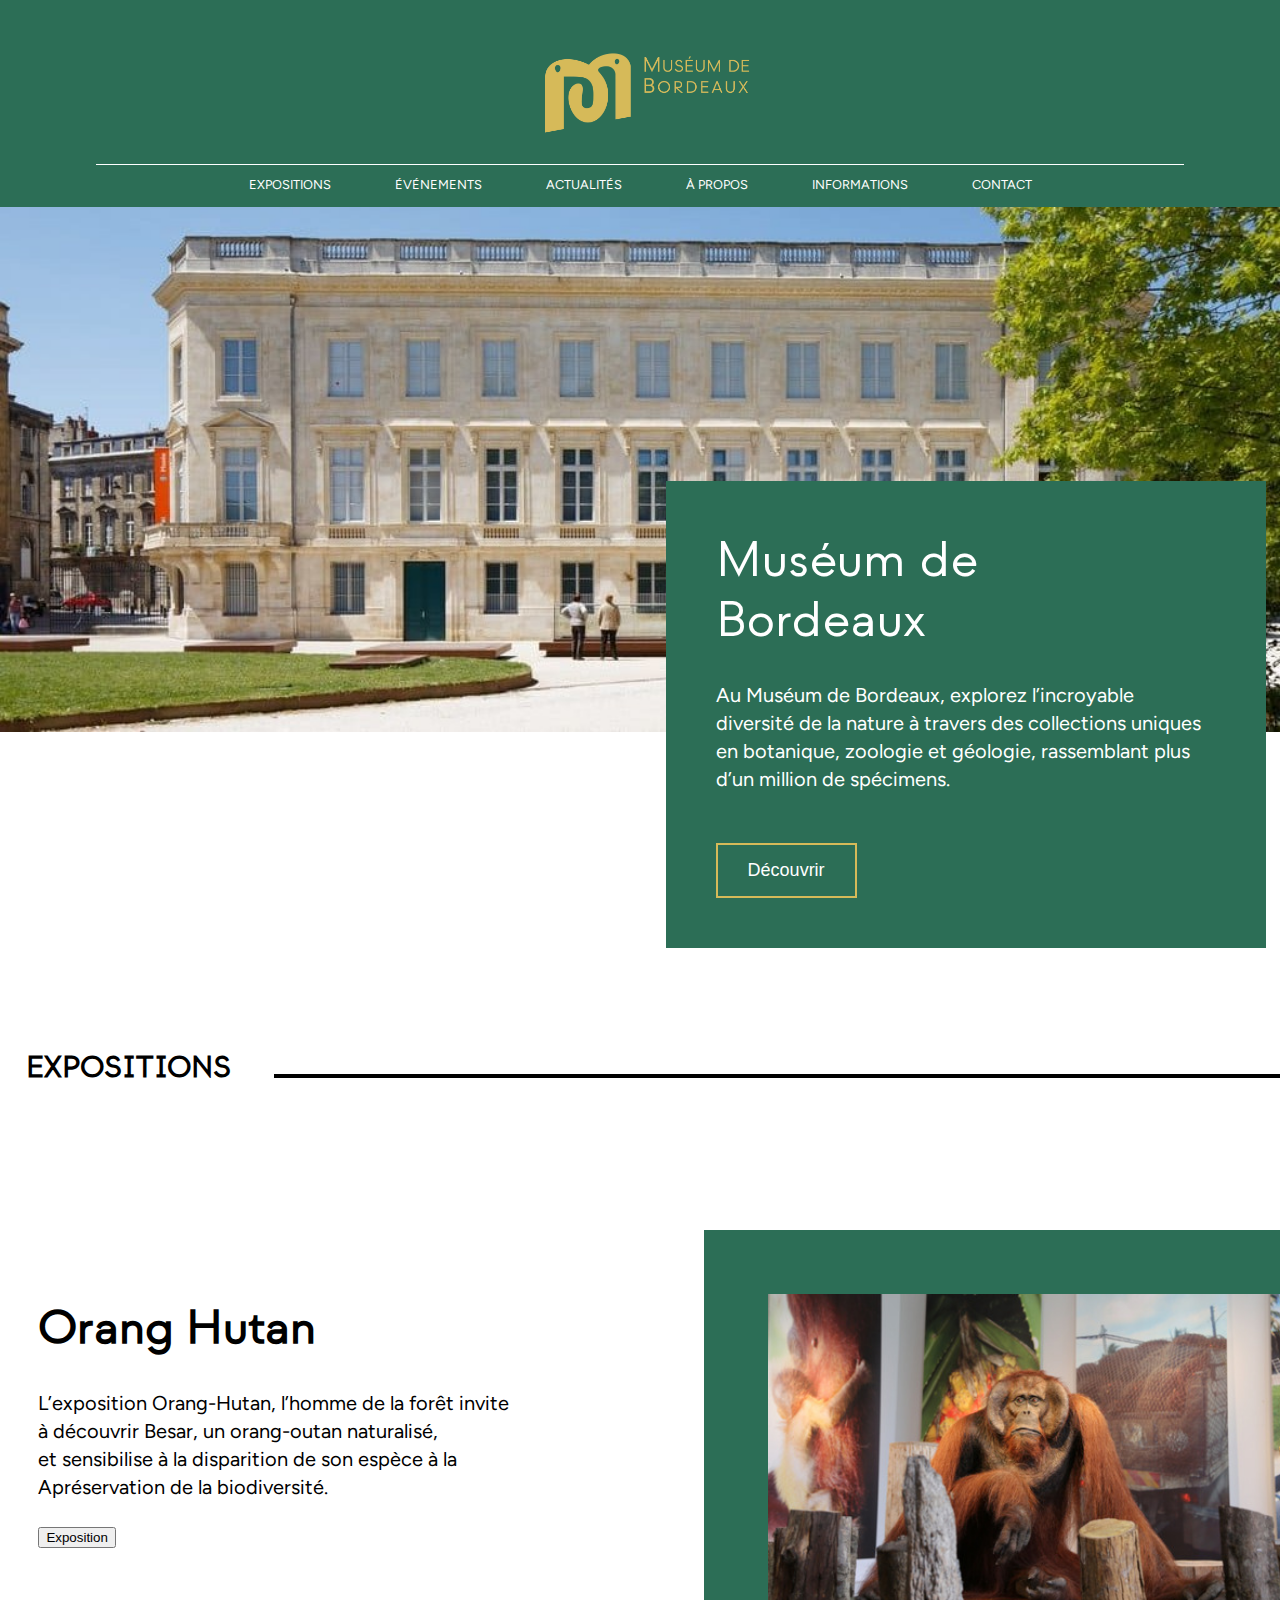
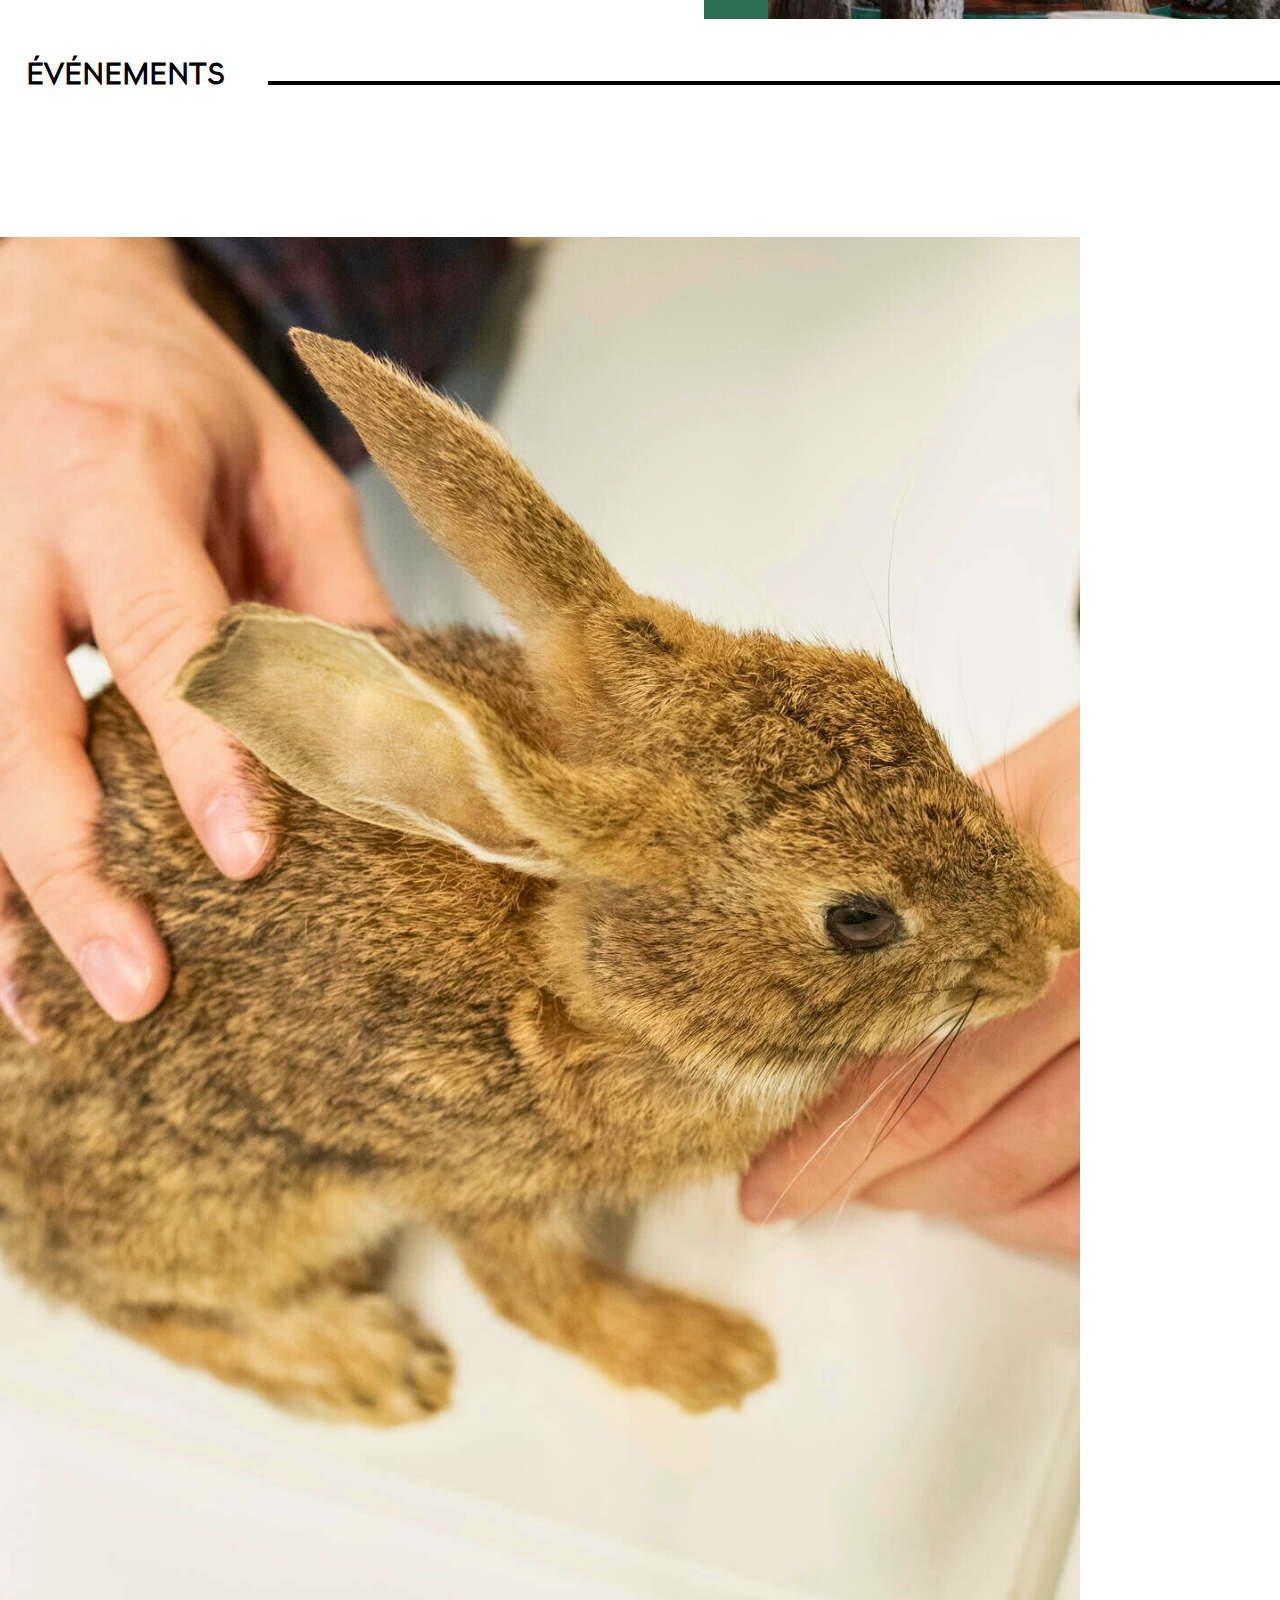
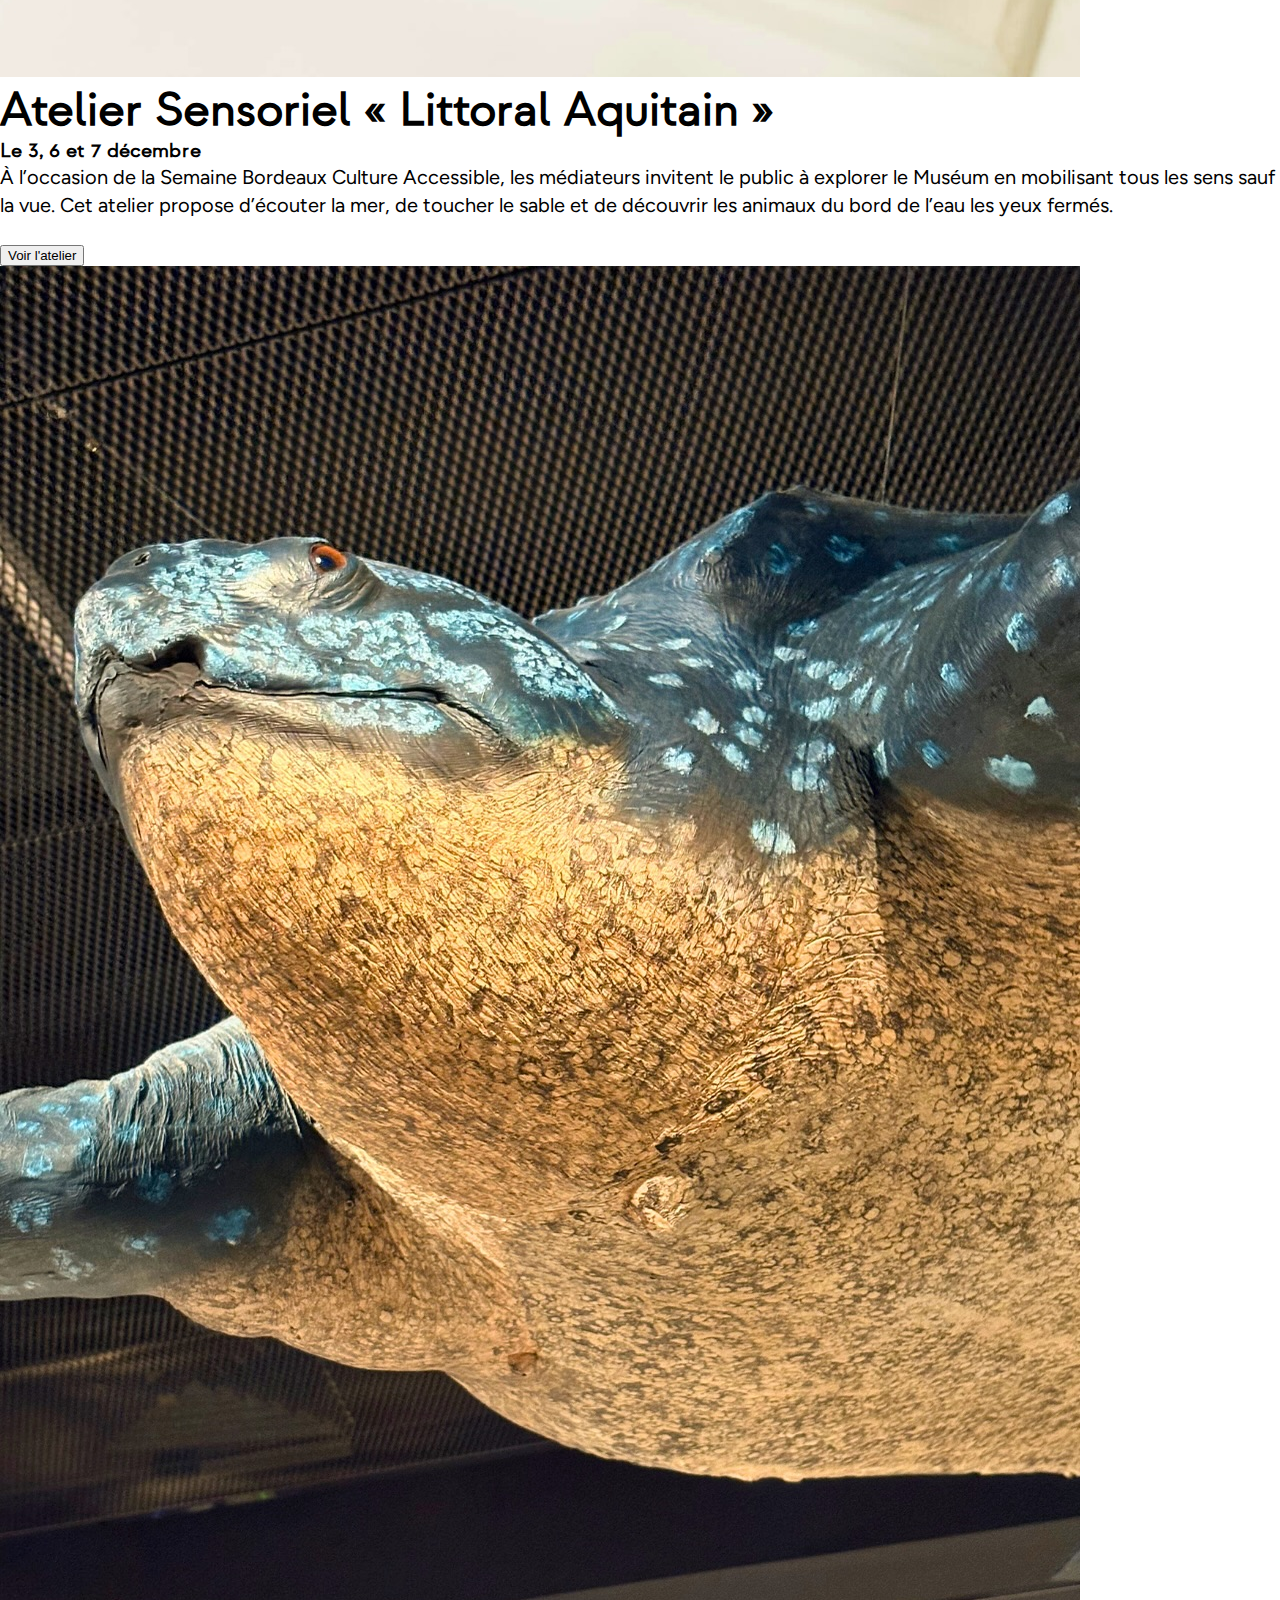
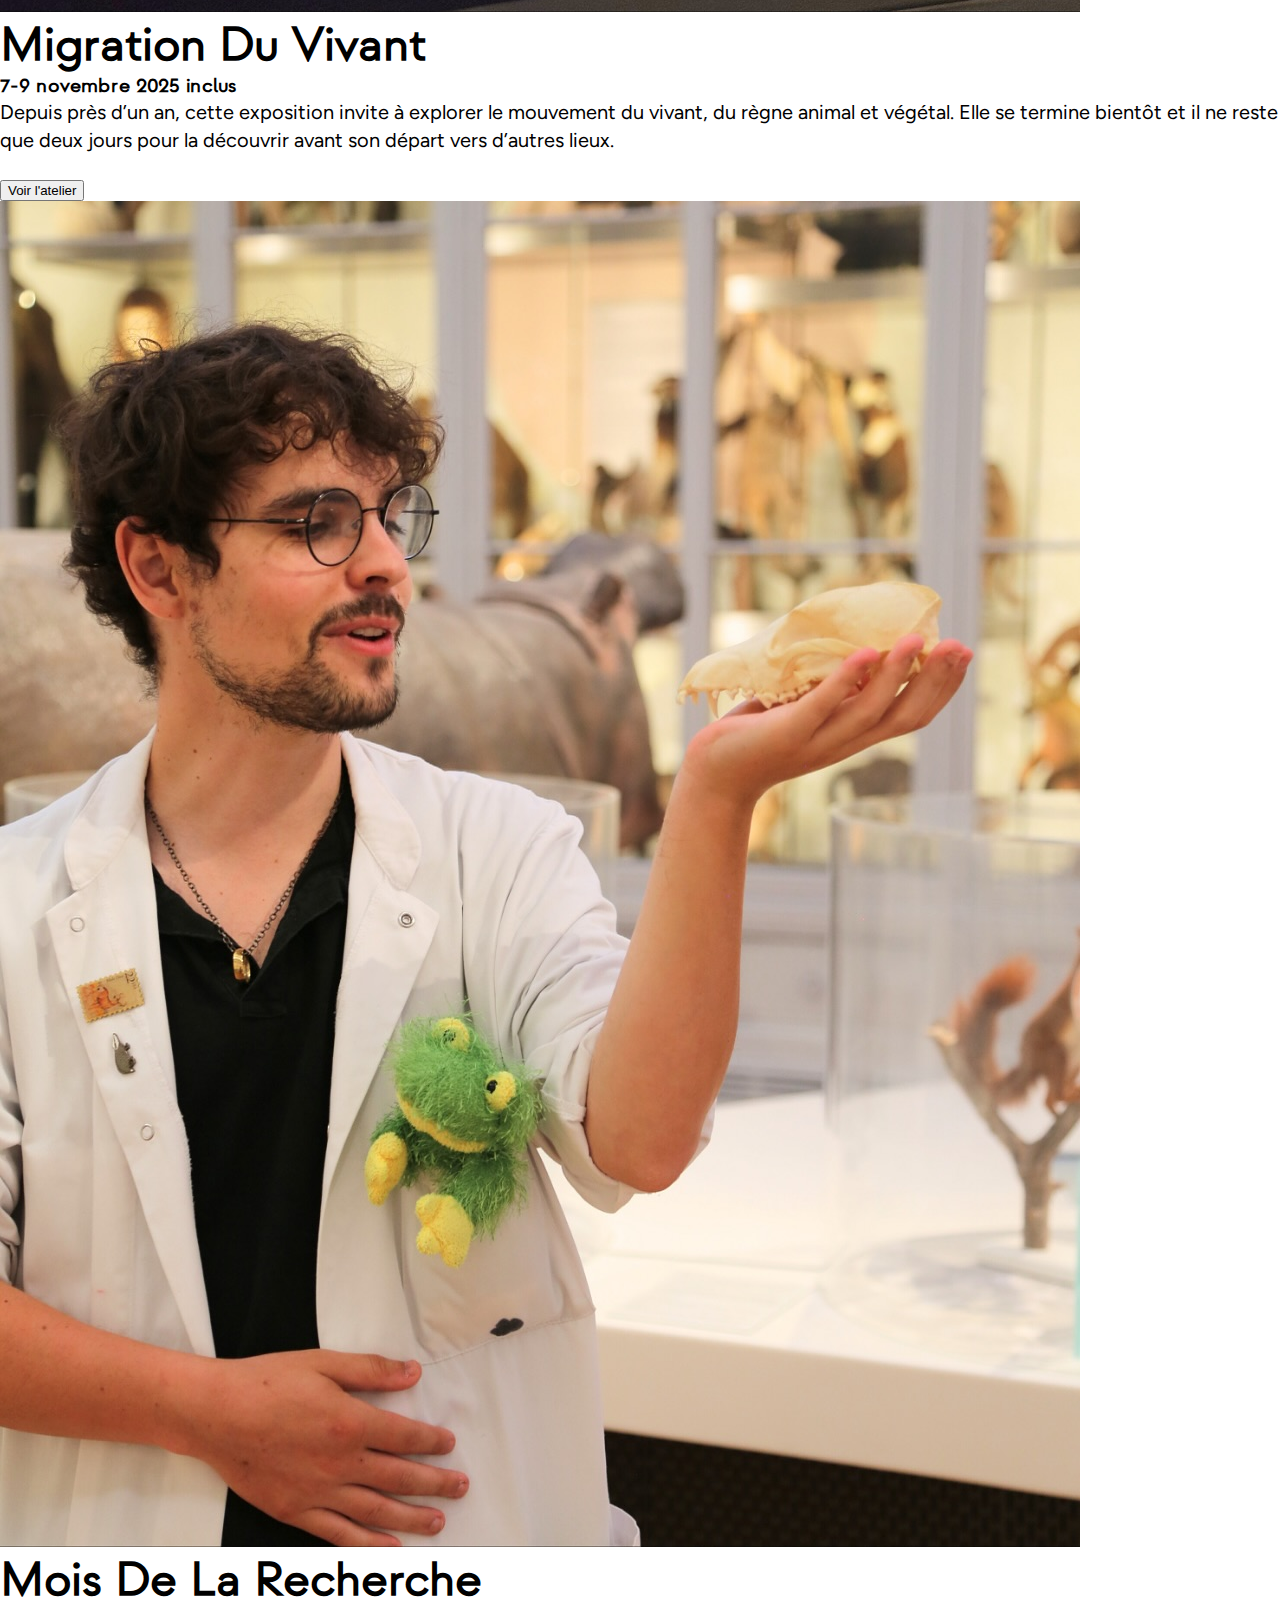
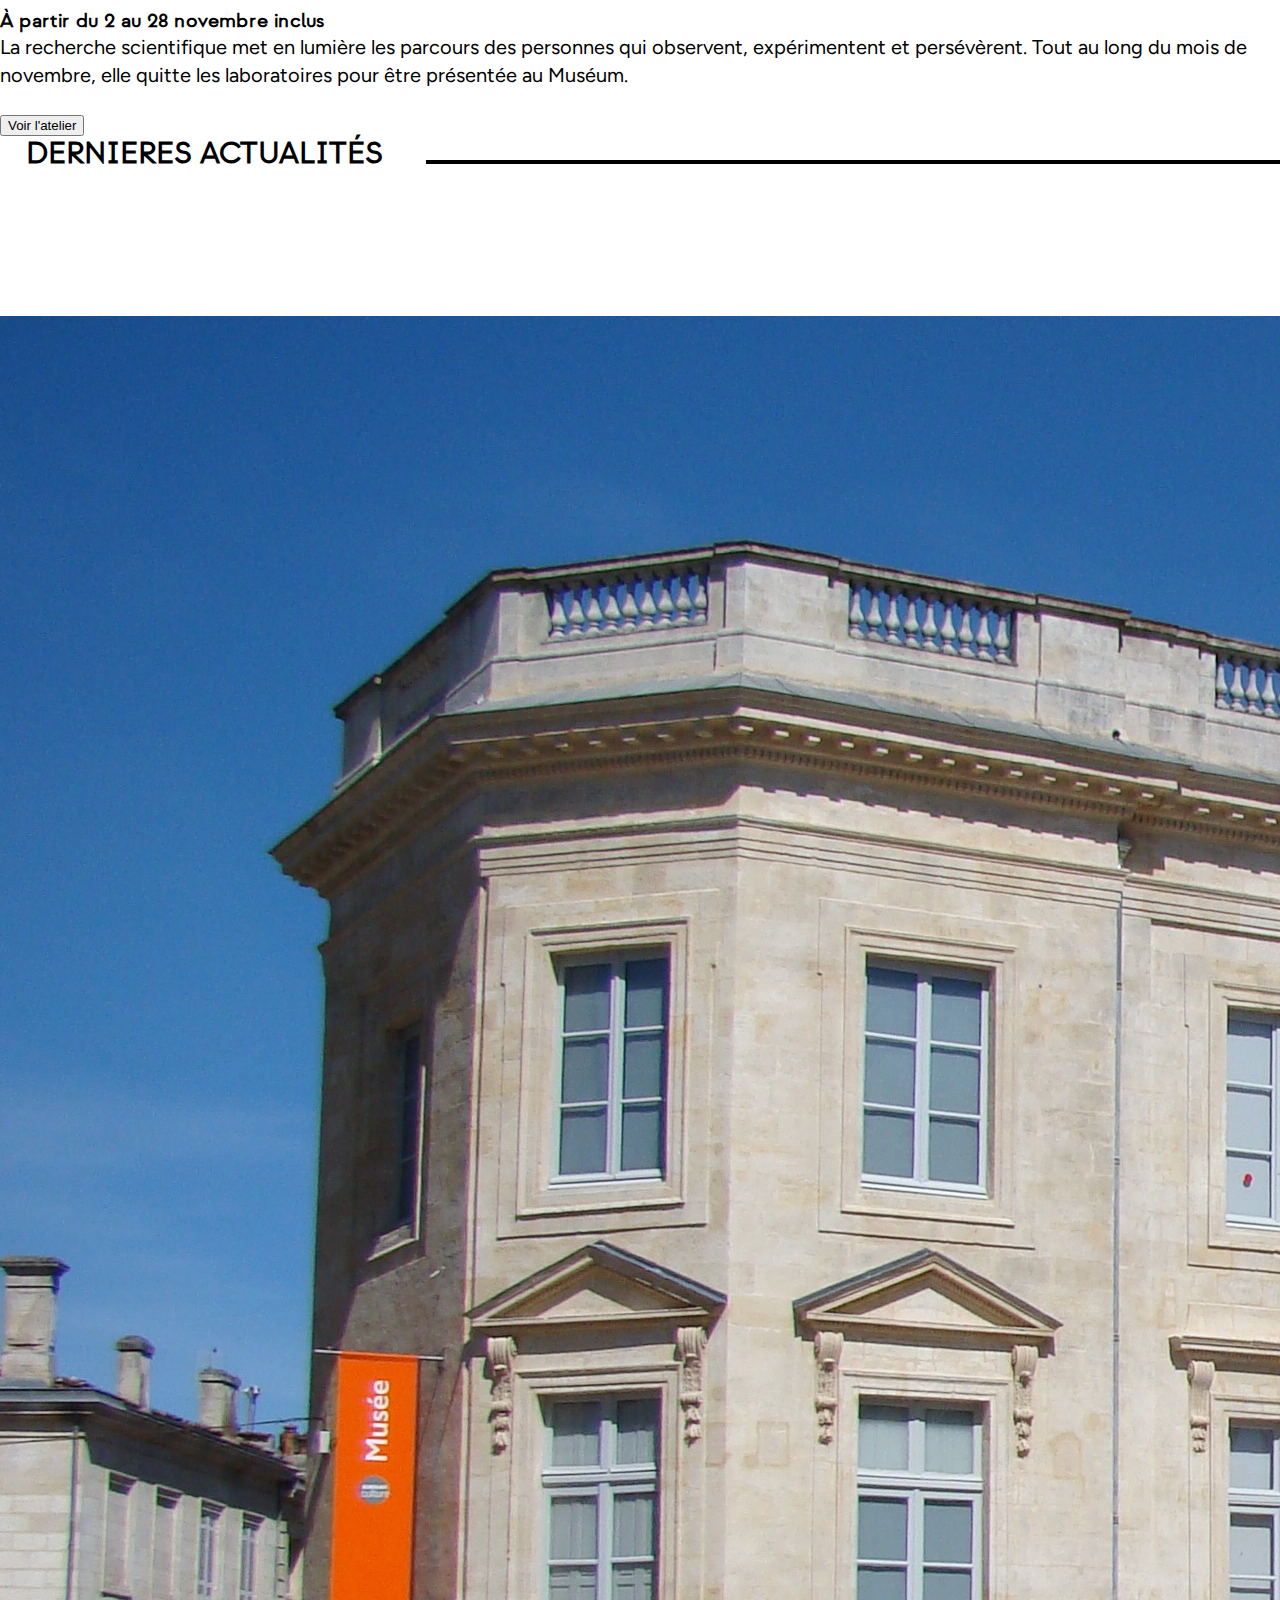
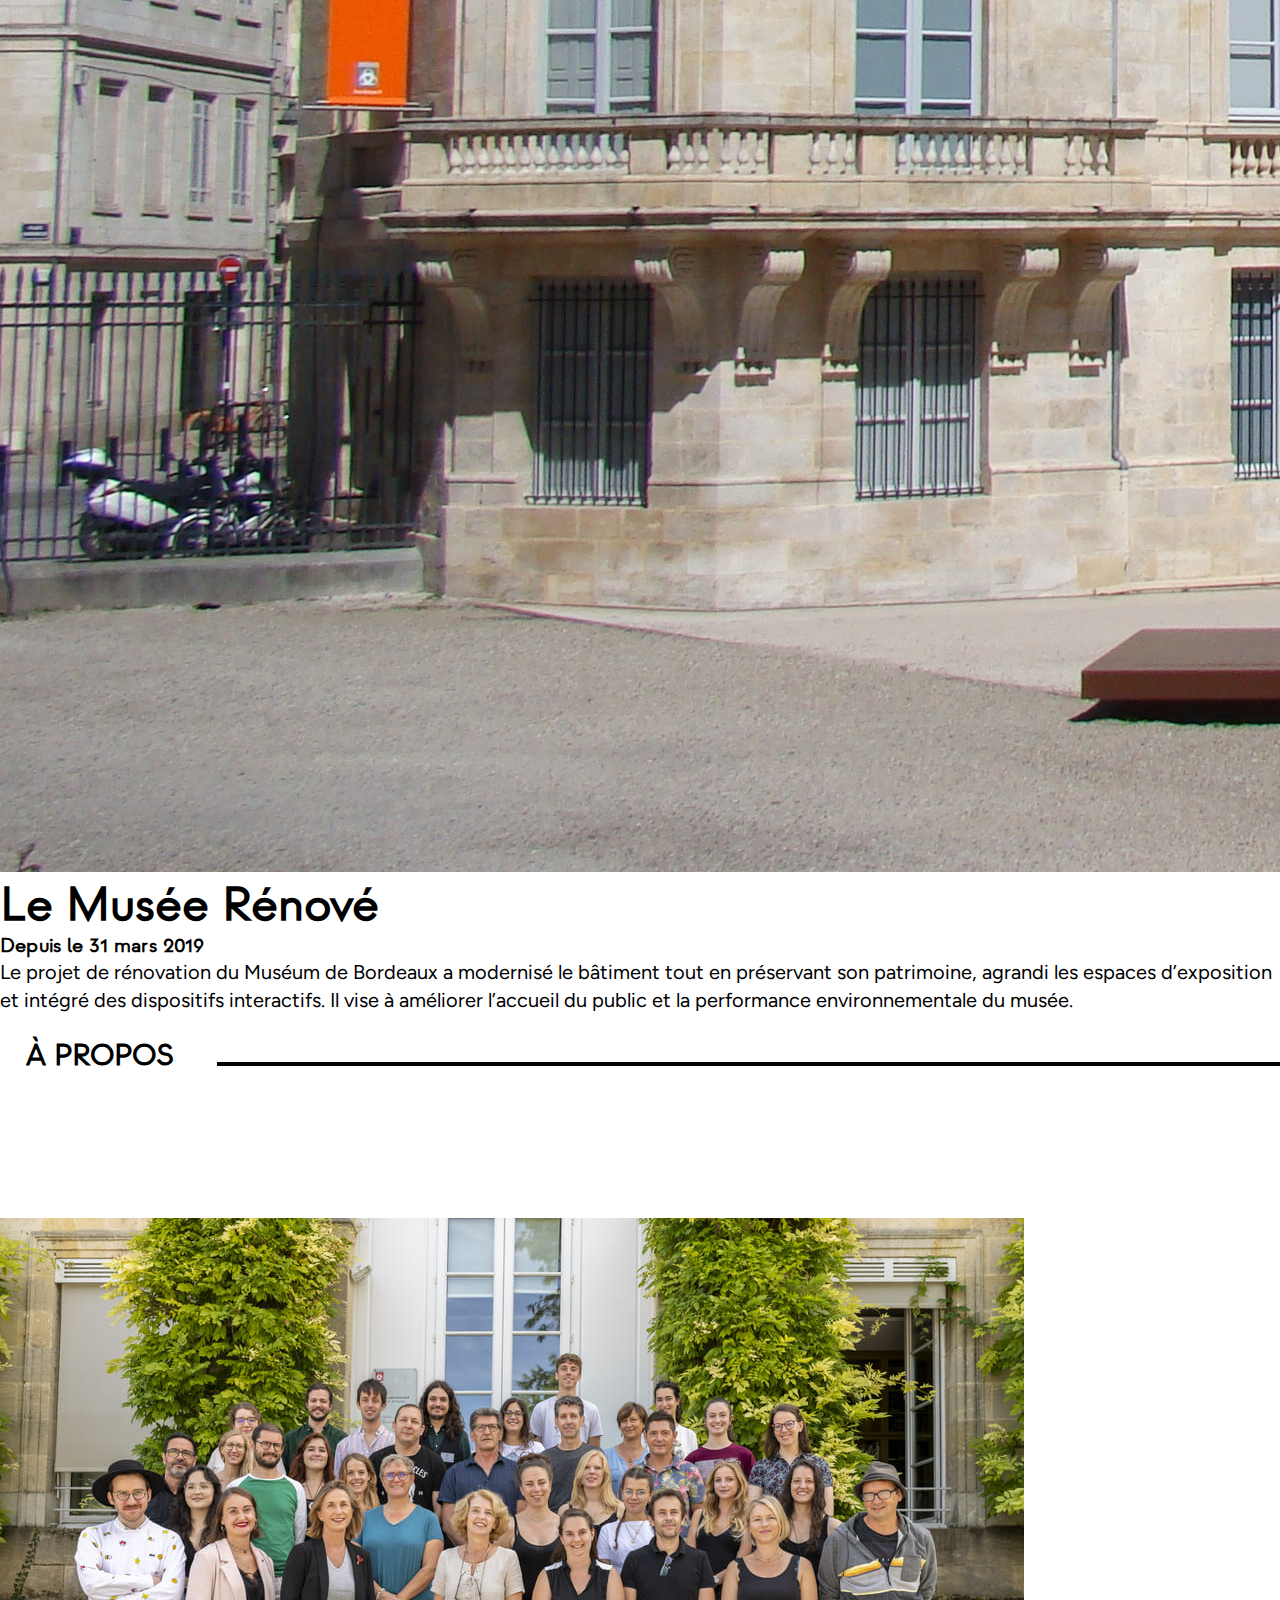
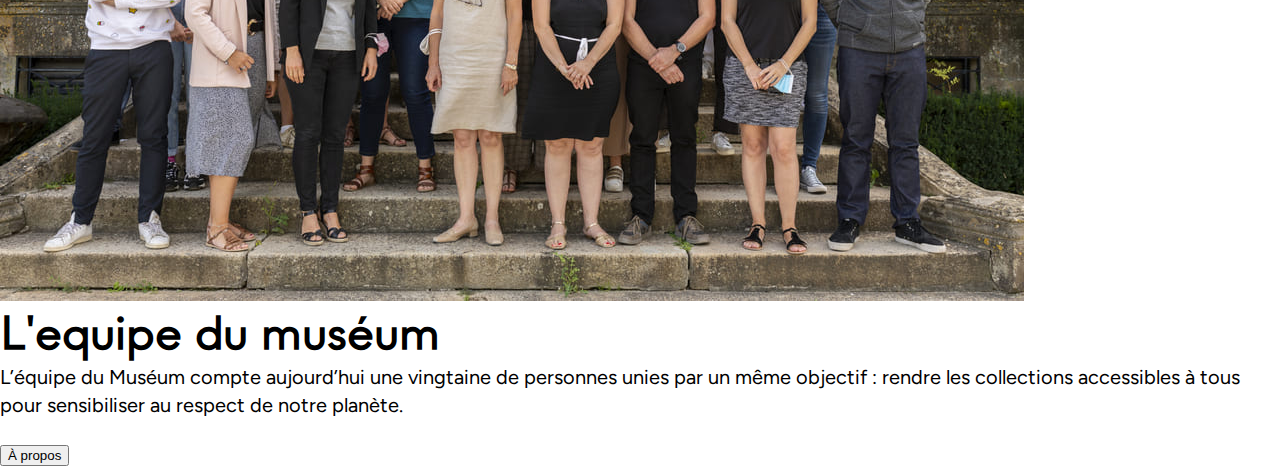
<file: index.html>
<!DOCTYPE html>
<html lang="fr">

<head>
    <meta charset="UTF-8">
    <meta name="viewport" content="width=device-width, initial-scale=1.0">
    <title>Muséum de Bordeaux</title>

    <!-- Favicon -->
    <link rel="icon" type="image/png" sizes="32x32" href="/assets/images/Museum_fav_icon_V2.png">

    <!-- Styles -->
    <link rel="stylesheet" href="assets/css/reset.css">
    <link rel="stylesheet" href="assets/css/style.css">
    <link rel="stylesheet" href="assets/css/style expositions.css">
    <link rel="stylesheet" href="assets/css/style_article.css">
    <link rel="stylesheet" href="assets/css/style_footer.css">
    <link rel="stylesheet" href="https://fonts.googleapis.com/css2?family=Figtree:wght@400;700&display=swap">
</head>

<body>

    <!-- En-tête -->
    <header class="header">
        <a href="index.html">
            <img class="logo" src="assets/images/logo long.png" alt="Logo du Muséum">
        </a>
        <span class="separator"></span>
        <button class="burger" aria-label="Ouvrir le menu">
            <span class="burger-text">Menu</span>
            <span class="burger-icon">
                <span></span>
                <span></span>
                <span></span>
            </span>
        </button>
        <nav class="hoover-header">
            <ul>
                <li><a href="ORANG_HUTAN.html">Expositions</a></li>
                <li><a href="evenements.html">Événements</a></li>
                <li><a href="actualites.html">Actualités</a></li>
                <li><a href="#apropos">À propos</a></li>
                <li><a href="infos-pratiques.html">Informations</a></li>
                <li><a href="contact.html">Contact</a></li>
            </ul>
        </nav>
    </header>



    <!-- Contenu principal -->
    <main class="main">
        <!-- Introduction -->
        <article id="accueil" class="hero">
            <img class="image_introduction" src="assets/images/Museum_vu_loin.jpg"
                alt="Vue du Muséum de Bordeaux prise de loin">
            <div class="encadre">
                <h1>Muséum de <br>Bordeaux</h1>
                <p>Au Muséum de Bordeaux, explorez l’incroyable diversité de la nature à travers des collections uniques
                    en botanique, zoologie et géologie, rassemblant plus d’un million de spécimens.</p>
                <button type="button">Découvrir</button>
            </div>
        </article>

        <!-- Section Expositions -->
        <section class="expositions">
            <div class="titre-ligne">
                <h2>Expositions</h2>
                <span class="separateur"></span>
            </div>
            <article class="exposition-card">
                <div class="exposition-text">
                    <h3>Orang Hutan</h3>
                    <p>L’exposition Orang-Hutan, l’homme de la forêt invite <br> à découvrir Besar, un orang-outan
                        naturalisé, <br> et sensibilise à la disparition de son espèce à la <br> Apréservation de la
                        biodiversité.
                    </p>
                <button type="button">Exposition</button>
                </div>
                <div class="exposition-image">
                    <img src="assets/images/orang-hutan.jpg" alt="Exposition 1">
                </div>
            </article>
        </section>

         <!-- Section Evenement -->
        <section class="evenements">
            <div class="titre-ligne">
                <h2>Événements</h2>
                <span class="separateur"></span>
            </div>
            <!--------------------------------------- 1ER ARTICLE --------------------------------------->
            <article class="evenement-card">
                <div class="evenement-image">
                    <img src="assets/images/lapin_post.jpg" alt="Événement Atelier Sensoriel Littoral Aquitain">
                </div>
                <div class="evenement-text">
                    <h3>Atelier Sensoriel « Littoral Aquitain »</h3>
                    <h4>Le 3, 6 et 7 décembre </h4>
                    <p>À l’occasion de la Semaine Bordeaux Culture Accessible, les médiateurs invitent 
                        le public à explorer le Muséum en mobilisant tous les sens sauf la vue. Cet atelier 
                        propose d’écouter la mer, de toucher le sable et de découvrir les animaux du bord de l’eau les yeux fermés.</p>
                    </div>
                <div class="voir-plus-container">
                    <button type="button" class="button-see-more">Voir l'atelier</button>
                </div>
            </article>
            <!--------------------------------------- 2eme ARTICLE --------------------------------------->
            <article>
                <div class="evenement-image">
                    <img src="assets/images/tortue_post.jpg" alt="Événement Migration Du Vivant">
                </div>
                <div class="evenement-text">
                    <h3>Migration Du Vivant</h3>
                    <h4>7-9 novembre 2025 inclus </h4>
                    <p>Depuis près d’un an, cette exposition invite à explorer le mouvement du vivant, 
                        du règne animal et végétal. Elle se termine bientôt et il ne reste que deux jours 
                        pour la découvrir avant son départ vers d’autres lieux.</p>
                    </div>
                <div class="voir-plus-container">
                    <button type="button" class="button-see-more">Voir l'atelier</button>
                </div>  
            </article>
            <!--------------------------------------- 3eme ARTICLE --------------------------------------->
            <article>
                <div class="evenement-image">
                    <img src="assets/images/Scientifique_post.jpg" alt="Événement Mois De La Recherche">
                </div>
                <div class="evenement-text">
                    <h3>Mois De La Recherche</h3>
                    <h4>À partir du 2 au 28 novembre inclus</h4>
                    <p>La recherche scientifique met en lumière les parcours des personnes qui observent, 
                        expérimentent et persévèrent. Tout au long du mois de novembre, elle quitte les laboratoires 
                        pour être présentée au Muséum.</p>
                    </div>
                <div class="voir-plus-container">
                    <button type="button" class="button-see-more">Voir l'atelier</button>
                </div>
            </article>

         <!-- Section Dernieres actualité -->
        <section class="actualites">
            <div class="titre-ligne">
                <h2>Dernieres actualités</h2>
                <span class="separateur"></span>
            </div>
            <article class="actualite-card">
                <div class="actualite-image">
                    <img src="assets/images/Museum_vu_actu.jpg" alt="Photo du musée rénové">
                </div>
                <div class="actualite-text">
                    <h3>Le Musée Rénové</h3>
                    <h4>Depuis le 31 mars 2019</h4>
                    <p>Le projet de rénovation du Muséum de Bordeaux a modernisé le bâtiment tout en préservant son patrimoine, 
                        agrandi les espaces d’exposition et intégré des dispositifs interactifs. Il vise à améliorer l’accueil 
                        du public et la performance environnementale du musée.</p>
                </div>

        <!-- Section À propos -->
        <section id="apropos" class="apropos">
            <div class="titre-ligne">
                <h2>À propos</h2>
                <span class="separateur"></span>
            </div>
            <img class="image_apropos" src="assets/images/personnel.jpg" alt="Photo de l'équipe du Muséum">
            <h3>L'equipe du muséum</h3>
            <p> L’équipe du Muséum compte aujourd’hui une vingtaine de personnes unies par un même objectif : 
                rendre les collections accessibles à tous pour sensibiliser au respect de notre planète.</p>
            <div class="voir-plus-container">
                <button type="button" class="button-see-more">À propos</button>

    </main>

    <!-- Script JS -->
    <script src="assets/js/animation.js"></script>

</body>

</html>
</file>
<file: assets/css/style.css>
/* ==================== FONTS ==================== */
@font-face {
    font-family: 'Strawford';
    src: url('/assets/fonts/strawford-regular-webfont.woff2') format('woff2'),
         url('/assets/fonts/strawford-regular-webfont.woff') format('woff');
    font-weight: 400;
    font-style: normal;
    font-display: swap;
}

@font-face {
    font-family: 'Strawford';
    src: url('/assets/fonts/strawford-regularitalic-webfont.woff2') format('woff2'),
         url('/assets/fonts/strawford-regularitalic-webfont.woff') format('woff');
    font-weight: 400;
    font-style: italic;
    font-display: swap;
}

/* ==================== BODY ==================== */
body, html {
    background-color: #ffffff;
    font: 18px 'Figtree', sans-serif;
    margin: 0;
    padding: 0;
}

/* ==================== TITRES ==================== */
h1 { font-size: 60px; font-family: 'Strawford', sans-serif; }
h2 { font-size: 56px; font-family: 'Strawford', sans-serif; text-transform: uppercase; }
h3 { font-size: 48px; font-weight: bold; font-family: 'Strawford', sans-serif; }
h4 { font-size: 20px; font-weight: bold; font-family: 'Strawford', sans-serif; }

/* ==================== PARAGRAPHES ==================== */
p { font-size: 18px; line-height: 1.6; }

/* ==================== IMAGE INTRO ==================== */
.image_introduction { width: 100%; }

/* ==================== ENCADRÉ SUR IMAGE ==================== */
.encadre {
    position: relative;
    background-color: #2C6E56;
    padding: 50px;
    max-width: 500px;
    color: white;
    margin-top: -20%;
    margin-left: 52%;
}

.encadre h1 { font-size: 50px; margin-bottom: 30px; }
.encadre p { font-size: 20px; margin-bottom: 50px; }
.encadre button {
    background-color: #2C6E56;
    color: #ffffff;
    border: solid 2px #D6BA59;
    padding: 15px 30px;
    font-size: 18px;
    cursor: pointer;
}

/* ==================== HEADER ==================== */
.header {
    display: flex;
    flex-direction: column;
    align-items: center;
    justify-content: center;
    padding: 1% 0;
    background-color: #2C6E56;
    position: sticky;
    top: 0;
    z-index: 100;
}

/* Logo */
.logo {
    width: clamp(180px, 35vw, 250px);
    margin-bottom: 0;
}


/* Navigation */
header nav ul {
    display: flex;
    justify-content: center;
    gap: 5vw;
    padding: 0;
    margin: 0;
}

header nav ul li a {
    color: white;
    font-size: 1vw;
    text-decoration: none;
    text-transform: uppercase;
}

header nav ul li a:hover {
    text-decoration: underline;
}

/* Ligne séparatrice */
.separator {
    width: 85%;
    height: 0.08vh;
    background-color: white;
    margin: 0.4% 0 0.6% 0;
}

/* ==================== HERO SECTION ==================== */
.hero-section {
    display: flex;
    justify-content: space-between;
    align-items: center;
    padding: 40px 60px;
    gap: 40px;
}

.hero-section img {
    width: clamp(320px, 45vw, 800px);
    height: auto;
}

.hero-section h1 { font-size: clamp(40px, 6vw, 60px); }
.hero-section p { font-size: clamp(16px, 3vw, 22px); }

/* ==================== SEPARATOR GREEN ==================== */
.separator-green {
    width: 85%;
    height: 0.1vh;
    background-color: #2c6e56;
    margin: 1% auto;
}

/* ==================== SECTIONS EXPOSITION ==================== */
.exposition-part {
    display: flex;
    justify-content: space-between;
    gap: 40px;
    margin: 0 auto 60px;
}

.image-shadow {
    width: 100%;
    max-width: 800px;
    margin-left: auto;
    margin-right: auto;
}

.shadow-top-left::before,
.shadow-bottom-right::before {
    content: '';
    position: absolute;
    width: 100%;
    height: 100%;
}

/* ==================== BURGER MENU MOBILE ==================== */
.burger { display: none; }

/* ==================== RESPONSIVE ==================== */
@media (max-width: 768px) {

    /* Header layout */
.header {
    flex-direction: row;
    justify-content: space-between;
    align-items: center;
    padding: clamp(10px, 2vw, 20px) 5%;
    position: sticky;
    top: 0;
    z-index: 1500;
    background-color: #2C6E56;
}


    /* Logo */
    .logo {
        width: clamp(180px, 35vw, 250px);
        margin-bottom: 0;
    }

    /* Bouton burger */
    .burger {
        display: flex;
        align-items: center;
        gap: 8px;
        background: transparent;
        border: none;
        padding: 0;
        font-size: 1rem;
        color: white;
        cursor: pointer;
        z-index: 1500;
        position: relative;
    }

    .burger-text {
        font-weight: bold;
        color: white;
    }

    .burger-icon {
        display: flex;
        flex-direction: column;
        justify-content: space-between;
        width: 28px;
        height: 20px;
    }

    .burger-icon span {
        display: block;
        height: 3px;
        width: 100%;
        background-color: white;
        border-radius: 2px;
    }

/* Menu mobile plein écran */
.hoover-header {
    position: fixed;
    top: 0;
    right: -120%;
    width: 100%;
    height: 100vh;
    overflow-y: auto;
    background-color: #2C6E56;
    display: flex;
    flex-direction: column;
    justify-content: center;
    align-items: center;
    padding: 40px 20px;
    z-index: 1400;
    transition: right 0.4s ease-in-out;
    overflow: hidden;
}


/* Menu actif */
.hoover-header.active {
    right: 0;  /* il se déplace sur tout l'écran */
}


    .hoover-header ul {
        list-style: none;
        padding: 0;
        margin: 0;
        display: flex;
        flex-direction: column;
        gap: 10px;
        width: 100%;
    }

    .hoover-header ul li a {
        font-size: 1.2rem;
        color: white;
        text-decoration: none;
        text-transform: uppercase;
        display: block;
        width: 100%;
        text-align: left;
        margin-left: 15%;
    }

    .hoover-header ul li a:hover {
        text-decoration: underline;
    }



    /* Encadré responsive */
    .encadre {
        max-width: 90%;
        margin-left: 5%;
        margin-top: clamp(-15%, -12vh, -20%);
        padding: clamp(20px, 4vw, 40px);
    }

    .encadre h1 { font-size: clamp(28px, 6vw, 40px); }
    .encadre p { font-size: clamp(14px, 4vw, 20px); margin-bottom: clamp(20px, 3vw, 40px); }
    .encadre button { padding: clamp(10px, 2vw, 15px) clamp(20px, 4vw, 30px); font-size: clamp(14px, 4vw, 18px); }

    /* Hero section */
    .hero-section {
        flex-direction: column;
        padding: 20px;
        gap: 24px;
    }

    .hero-section > div { max-width: 100%; flex-shrink: 1; }

    .hero-section img { width: clamp(320px, 90vw, 800px); margin: 10px auto 0 auto; }

    .hero-section h1 { font-size: clamp(30px, 9vw, 44px); }
    .hero-section p { font-size: clamp(16px, 4.5vw, 22px); }

    /* Exposition part */
    .exposition-part {
        flex-direction: column;
        padding: 20px;
        gap: 24px;
        margin: 0 auto 60px;
    }

    .image-shadow { width: 100%; }

    .shadow-top-left::before,
    .shadow-bottom-right::before {
        top: 16px;
        left: 16px;
    }

    /* Ligne séparatrice mobile */
    .separator { display: none; }
}
</file>
<file: assets/css/style expositions.css>
.expositions {
    margin-top: 8%;
}

.titre-ligne{
    display: flex;
    align-items: center;     /* aligne verticalement */
    gap: 1rem;
    padding-bottom: 10%;
}

.titre-ligne h2 {
    margin-left: 2%;
    margin-right: 2%;
}

.exposition-card h3 {
    padding-bottom: 5%;
}

.separateur {
    flex-grow: 1;
    height: 0.22rem;
    background-color: #000;
}

.exposition-card {
    display: flex;           /* active le flex horizontal */
    align-items: center;     /* centre verticalement le texte et l’image */
    gap: 2%;                 /* espace entre texte et image */
    margin-bottom: 3%;       /* espace entre les cartes */
    flex-wrap: wrap;         /* permet la pile sur mobile */
    flex-direction: row;
}

.exposition-text {
    flex: 1 1 50%;
    padding-left: 3%;
}

.exposition-image {
    flex: 1 1 45%;
    background-color: #2C6E56;
    padding: 5% 0% 0% 5%;
    box-sizing: border-box;
}

.exposition-image img {
    width: 100%;
    height: auto;
    display: block;
}
</file>
<file: assets/css/style_article.css>
/* ============================ FONTS ============================ */
@font-face {
    font-family: 'Strawford';
    src: url('fonts/strawford-regular-webfont.woff2') format('woff2'),
        url('fonts/strawford-regular-webfont.woff') format('woff');
    font-weight: 200;
    font-style: normal;
    font-display: swap;
}

h1, h2, h3 {
    font-family: 'Strawford', sans-serif;
}

body {
    background-color: #ffffff;
    font: 18px 'Figtree', sans-serif;
    margin: 0;
}

h1 {
    font-size: clamp(36px, 6vw, 76px);
    margin: 0 0 10px;
}

h2 {
    font-size: clamp(25px, 6vw, 30px);
    font-weight: bold;
    margin: 0 0 16px;
}

p {
    font-size: clamp(20px, 2vw, 18px);
    line-height: 1.4;
    margin: 0 0 24px;
}





/* ============================ HERO ============================ */

.hero-section {
    display: flex;
    align-items: flex-start;
    gap: 100px;
    padding-left: 51px;
    padding-top: 40px;
    margin-bottom: 30px;
    
}

.hero-section > div {
    /* max-width: 660px; */
    /* flex-shrink: 0; */
    flex-grow: 1;;
}

.hero-section p {
    /* font-size: clamp(20px, 3vw, 35px); */
    font-size: 35px;
    color: #424242;
    margin-top: 5px;
}

.hero-section img {
    /* width: clamp(600px, 300vw, 600px); */
    height: auto;
    display: block;
    margin-top: 100px;
    flex-grow: 1;
    width: 450p
}



/* ============================ SEPARATOR GREEN =========================== */

.hero-section {
    position: relative;
    z-index: 2;
}

.separator-green{
    width: 70vw;
    align-items:flex-start;
    margin-left: 0px;
    height: 150px;
    background-color: #2c6e56;

    margin-top: -120px;
    margin-bottom: 80px;

    position: relative;
    z-index: 1;
}

/* ============================ SECTIONS EXPOSITION ============================ */

.exposition-part {
    display: flex;
    align-items: flex-start;
    gap: 60px;
    max-width: 1200px;
    margin: 0 auto 100px;
    padding: 20px;
}
.exposition-part.image-left .image-shadow.shadow-top-left {
    margin-top:20px;
}
.exposition-part > div {
    flex: 1;
}

.exposition-part.image-left .image-shadow {
    order: -1;
}



/* ============================ IMAGE + RECTANGLE ============================ */

.image-shadow {
    position: relative;
    display: inline-block;
    width: clamp(420px, 45vw, 750px);
    flex-shrink: 0;
    z-index: 0;
}

.image-shadow img {
    width: 85%;
    height: auto;
    display: block;
    aspect-ratio: 0.84;
    object-fit: cover;
}

.image-shadow::before {
    content: "";
    position: absolute;
    background-color: #2c6e56;
    z-index: -1;
}
 /* Gestion des ombres */ 
/* Image a gauche */
.shadow-top-left::before {
    top: -15%;
    left: -15%;
    width: 85%;
    aspect-ratio: 0.84;
}
.shadow-top-left {
    padding-bottom: -7.5%;
}

/* Image a droite */
.shadow-bottom-right::before {
    bottom: 0;
    left: 15%;
    width: 85%;
    aspect-ratio: 0.84;
}

.shadow-bottom-right {
    padding-bottom: 7.5%;
}

/* ============================ RESPONSIVE ============================ */
/* =============================== HERO =============================== */
@media (max-width: 1280px) {
    .hero-section {
        gap: 50px;
    }
    .hero-section p {
        font-size: 26px;
    }
}

@media (max-width: 900px) {
    .hero-section {
        flex-direction: column;
        padding: 20px;
        gap: 24px;
    }

    
    .hero-section > div {
        max-width: 100%;
        flex-shrink: 1;
    }

    .hero-section img {
        width: clamp(320px, 90vw, 800px);
        margin-left: auto;
        margin-right: auto;
        margin-top: 20px;
    }

    .hero-section h1 {
        font-size: clamp(30px, 9vw, 44px);
    }

    .hero-section p {
        font-size: clamp(16px, 4.5vw, 22px);
    }

    .hero-section img {
        width: 100%;
        margin-top: 10px;
    }
}
/* ============================ RESPONSIVE ============================ */
/* ========================= SEPARATOR GREEN ========================= */
@media (max-width: 985px) {
    .separator-green{
        margin-top: -100px;
    }
}
@media (max-width: 900px){
    .separator-green{
    display: none;
    }

    .hero-image{
    width: 100%;
    height: auto;
    display: block;

    /* remplacé l'ombre par le cadre vert */
    box-shadow: 0 0 0 30px #2c6e56;
    }
}

/* ============================ RESPONSIVE ============================ */
/* ======================= SECTIONS EXPOSITION ======================= */
@media (max-width: 600px) {
    .exposition-part {
        flex-direction: column;
        padding: 20px;
        gap: 24px;
        margin: 0 auto 60px;
    }

    .exposition-part img {
        box-shadow: 0 0 0 30px #2c6e56;
        width: 100%;
        margin-bottom: 15px;
    }

    .shadow-bottom-right::before , .shadow-top-left::before{
        display: none;
    }

    .image-shadow {
        width: 100%;
    }

    .shadow-top-left::before,
    .shadow-bottom-right::before {
        top: 16px;
        left: 16px;
    }
    body {
        margin: 0%;
    }
}
</file>
<file: assets/css/style_footer.css>
.footer {
    background-color: #2C6E56;

}
</file>
